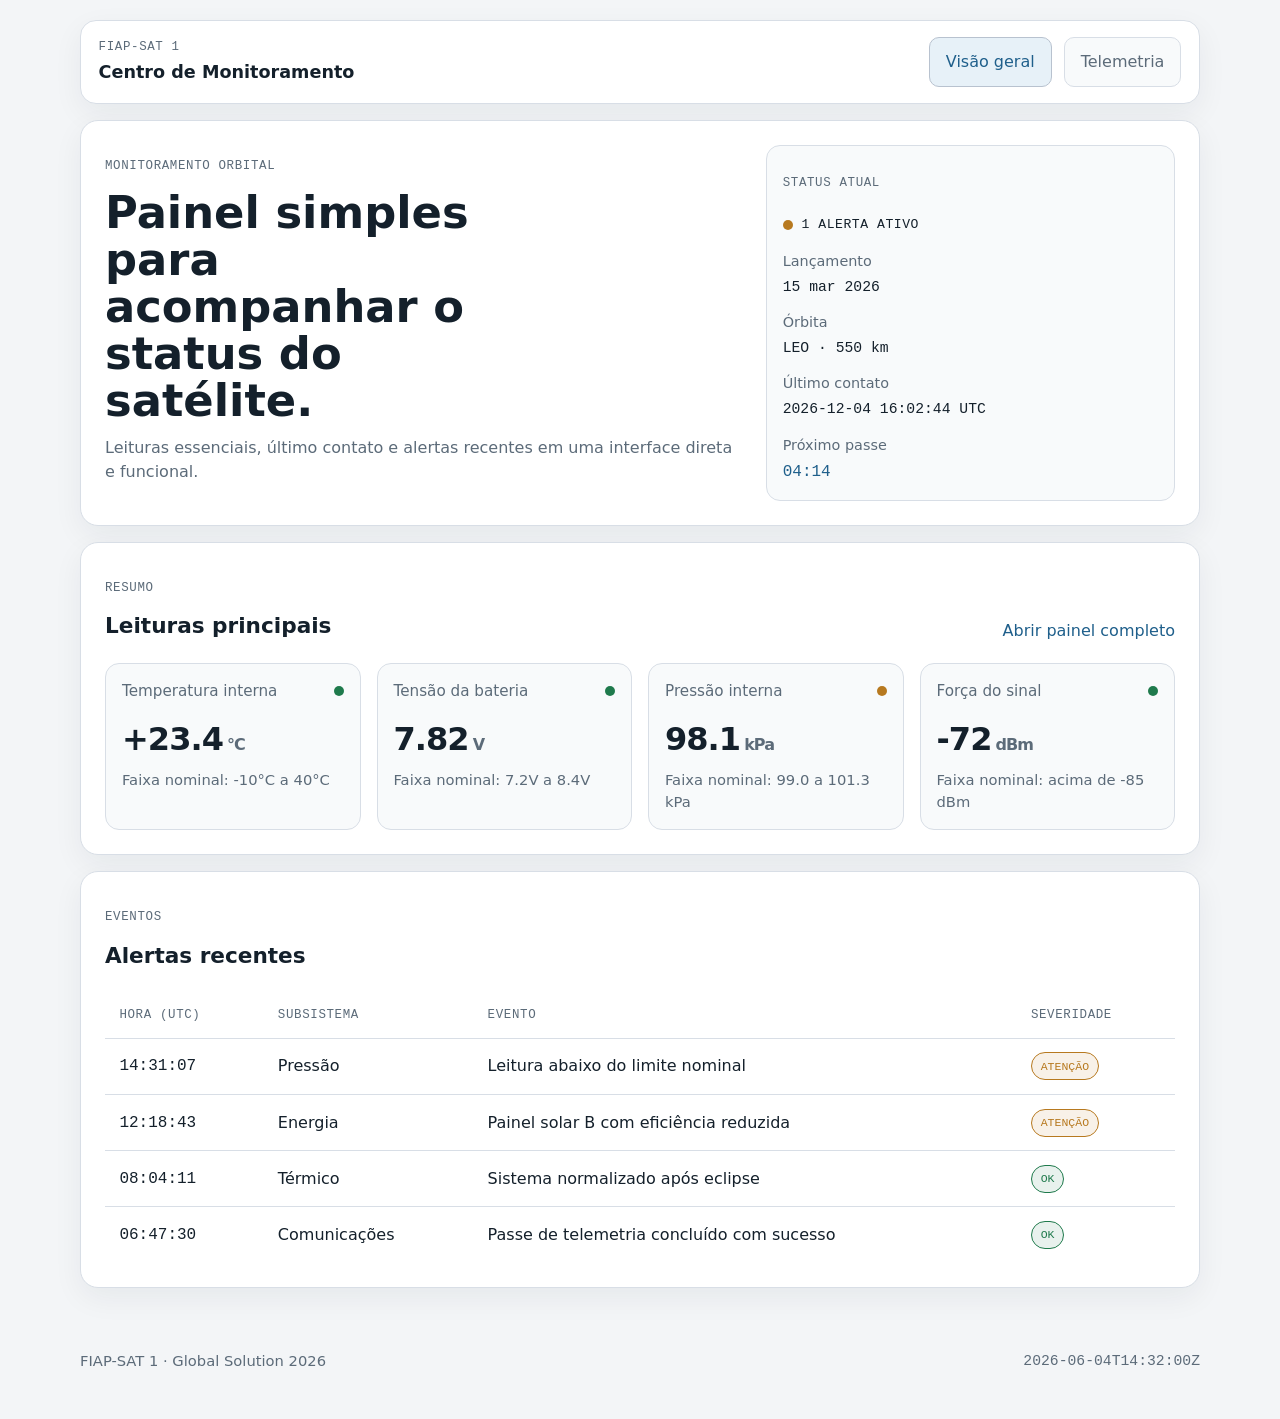
<file: index.html>
<!DOCTYPE html>
<html lang="pt-BR">
<head>
    <meta charset="UTF-8">
    <meta name="viewport" content="width=device-width, initial-scale=1.0">
    <title>FIAP-SAT 1 | Visão Geral</title>
    <link rel="icon" href="data:image/svg+xml,%3Csvg xmlns='http://www.w3.org/2000/svg' viewBox='0 0 32 32'%3E%3Crect width='32' height='32' rx='8' fill='%2314202b'/%3E%3Cpath d='M8 16h16M16 8v16' stroke='%23ffffff' stroke-width='2' stroke-linecap='round'/%3E%3C/svg%3E">
    <link rel="stylesheet" href="css/style.css">
</head>
<body>
    <a class="skip-link" href="#conteudo-principal">Pular para o conteúdo principal</a>
    <header class="site-header">
        <div class="header-inner">
            <div class="header-brand">
                <span class="brand-kicker">FIAP-SAT 1</span>
                <strong>Centro de Monitoramento</strong>
            </div>
            <nav class="site-nav" aria-label="Navegação principal">
                <a href="index.html" class="active">Visão geral</a>
                <a href="dashboard.html">Telemetria</a>
            </nav>
        </div>
    </header>

    <main class="page-shell" id="conteudo-principal">
        <section class="hero-panel" aria-labelledby="titulo-visao-geral">
            <div class="hero-copy">
                <p class="section-kicker">Monitoramento orbital</p>
                <h1 id="titulo-visao-geral">Painel simples para acompanhar o status do satélite.</h1>
                <p class="hero-text">Leituras essenciais, último contato e alertas recentes em uma interface direta e funcional.</p>
            </div>

            <aside class="hero-status">
                <p class="status-label">Status atual</p>
                <div class="mission-status mission-status-box" role="status" aria-live="polite">
                    <span class="dot dot-ok" id="status-dot"></span>
                    <span id="status-text">OPERACIONAL</span>
                </div>
                <dl class="meta-list">
                    <div>
                        <dt>Lançamento</dt>
                        <dd>15 mar 2026</dd>
                    </div>
                    <div>
                        <dt>Órbita</dt>
                        <dd>LEO · 550 km</dd>
                    </div>
                    <div>
                        <dt>Último contato</dt>
                        <dd><time id="last-contact" datetime="2026-06-04T14:32:00Z">2026-06-04 14:32:00 UTC</time></dd>
                    </div>
                    <div>
                        <dt>Próximo passe</dt>
                        <dd><span id="next-pass-countdown" class="countdown-val">--:--</span></dd>
                    </div>
                </dl>
            </aside>
        </section>

        <section class="content-section" aria-labelledby="titulo-leituras-principais">
            <div class="section-heading">
                <div>
                    <p class="section-kicker">Resumo</p>
                    <h2 id="titulo-leituras-principais">Leituras principais</h2>
                </div>
                <a class="text-link" href="dashboard.html">Abrir painel completo</a>
            </div>

            <div class="cards-grid">
                <article class="stat-card">
                    <div class="stat-head">
                        <span>Temperatura interna</span>
                        <span class="dot dot-ok" id="dot-temp"></span>
                    </div>
                    <p class="stat-value"><span id="val-temp">+23.4</span><span class="unit">°C</span></p>
                    <p class="stat-note">Faixa nominal: -10°C a 40°C</p>
                </article>

                <article class="stat-card">
                    <div class="stat-head">
                        <span>Tensão da bateria</span>
                        <span class="dot dot-ok" id="dot-volt"></span>
                    </div>
                    <p class="stat-value"><span id="val-volt">7.82</span><span class="unit">V</span></p>
                    <p class="stat-note">Faixa nominal: 7.2V a 8.4V</p>
                </article>

                <article class="stat-card">
                    <div class="stat-head">
                        <span>Pressão interna</span>
                        <span class="dot dot-warn" id="dot-pres"></span>
                    </div>
                    <p class="stat-value"><span id="val-pres">98.1</span><span class="unit">kPa</span></p>
                    <p class="stat-note">Faixa nominal: 99.0 a 101.3 kPa</p>
                </article>

                <article class="stat-card">
                    <div class="stat-head">
                        <span>Força do sinal</span>
                        <span class="dot dot-ok" id="dot-sig"></span>
                    </div>
                    <p class="stat-value"><span id="val-sig">-72</span><span class="unit">dBm</span></p>
                    <p class="stat-note">Faixa nominal: acima de -85 dBm</p>
                </article>
            </div>
        </section>

        <section class="content-section" aria-labelledby="titulo-alertas-recentes">
            <div class="section-heading">
                <div>
                    <p class="section-kicker">Eventos</p>
                    <h2 id="titulo-alertas-recentes">Alertas recentes</h2>
                </div>
            </div>

            <div class="table-wrap">
                <table>
                    <caption class="sr-only">Tabela com os alertas mais recentes registrados pelo satélite</caption>
                    <thead>
                        <tr>
                            <th>Hora (UTC)</th>
                            <th>Subsistema</th>
                            <th>Evento</th>
                            <th>Severidade</th>
                        </tr>
                    </thead>
                    <tbody>
                        <tr>
                            <td class="mono"><time datetime="2026-06-04T14:31:07Z">14:31:07</time></td>
                            <td>Pressão</td>
                            <td>Leitura abaixo do limite nominal</td>
                            <td><span class="badge badge-warn">Atenção</span></td>
                        </tr>
                        <tr>
                            <td class="mono"><time datetime="2026-06-04T12:18:43Z">12:18:43</time></td>
                            <td>Energia</td>
                            <td>Painel solar B com eficiência reduzida</td>
                            <td><span class="badge badge-warn">Atenção</span></td>
                        </tr>
                        <tr>
                            <td class="mono"><time datetime="2026-06-04T08:04:11Z">08:04:11</time></td>
                            <td>Térmico</td>
                            <td>Sistema normalizado após eclipse</td>
                            <td><span class="badge badge-ok">OK</span></td>
                        </tr>
                        <tr>
                            <td class="mono"><time datetime="2026-06-04T06:47:30Z">06:47:30</time></td>
                            <td>Comunicações</td>
                            <td>Passe de telemetria concluído com sucesso</td>
                            <td><span class="badge badge-ok">OK</span></td>
                        </tr>
                    </tbody>
                </table>
            </div>
        </section>
    </main>

    <footer class="site-footer">
        <p>FIAP-SAT 1 · Global Solution 2026</p>
        <p class="mono"><time datetime="2026-06-04T14:32:00Z">2026-06-04T14:32:00Z</time></p>
    </footer>

    <script src="js/telemetry.js"></script>
</body>
</html>
</file>
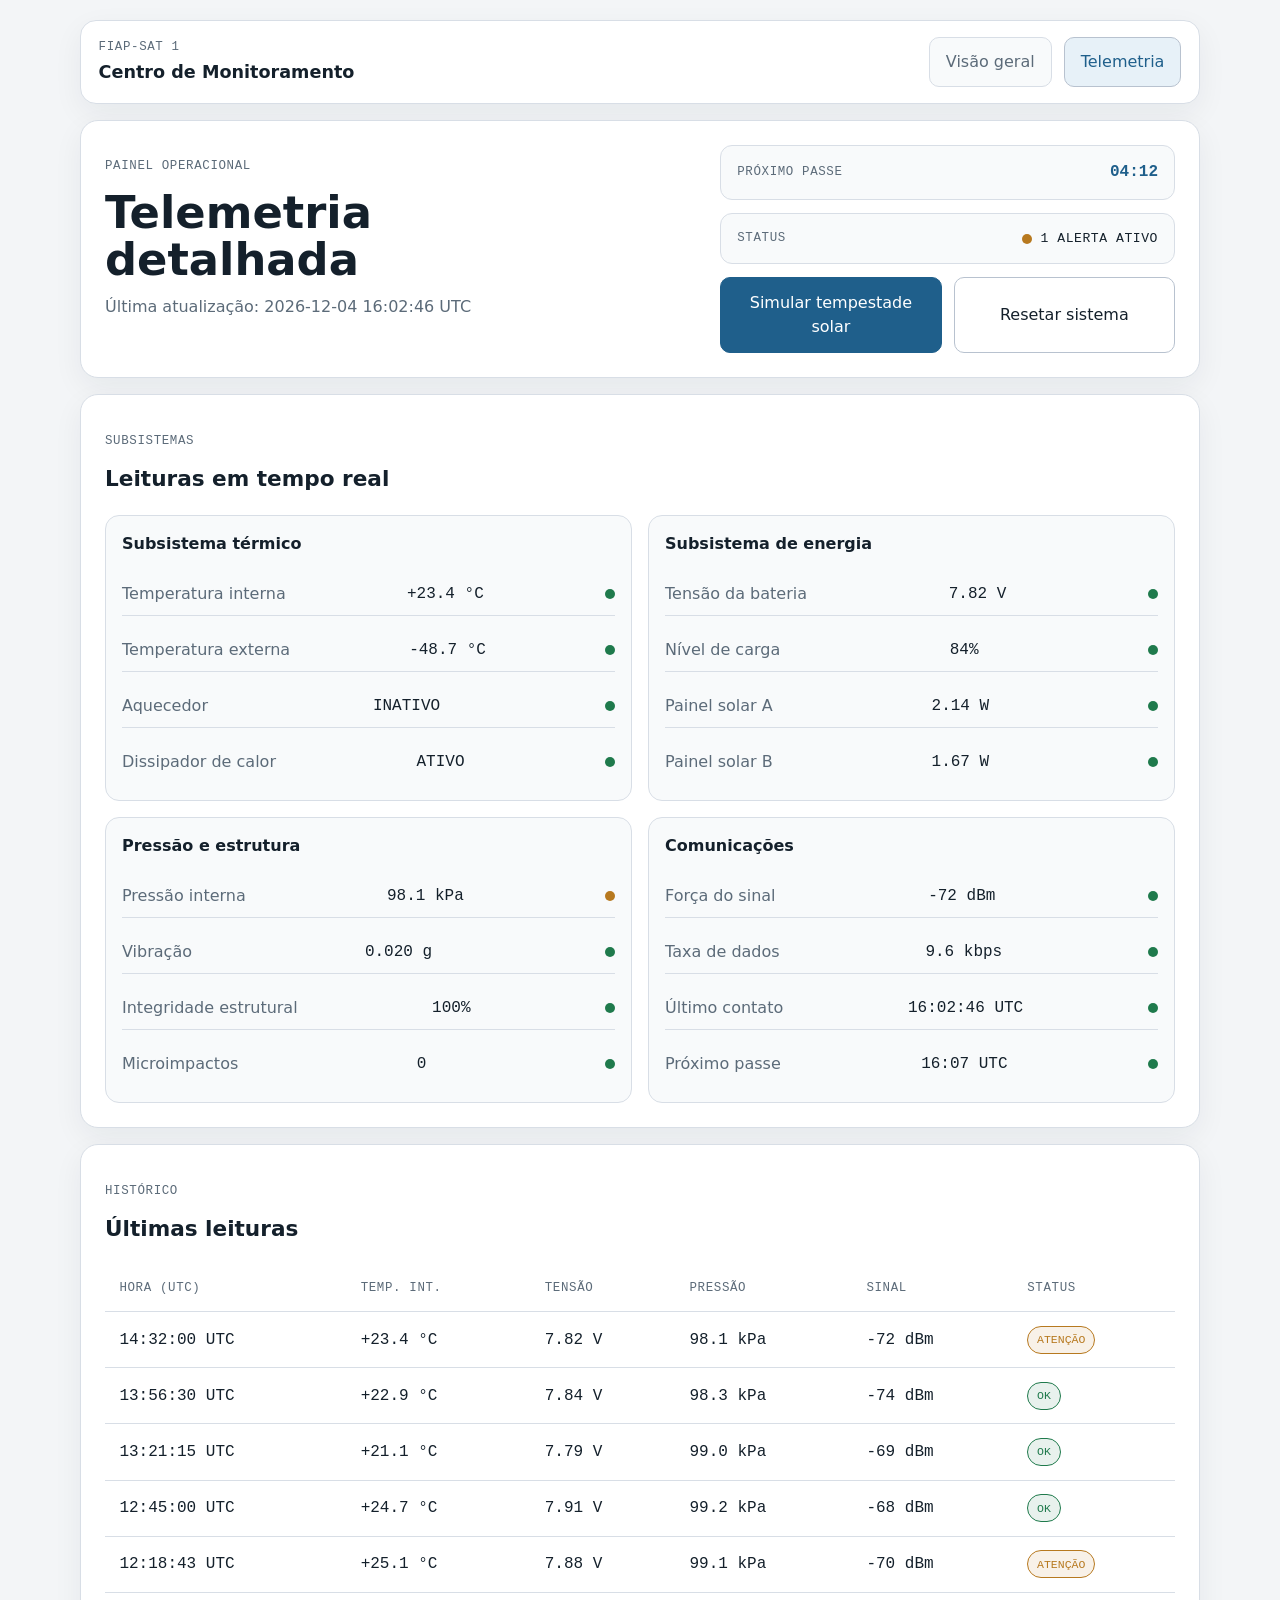
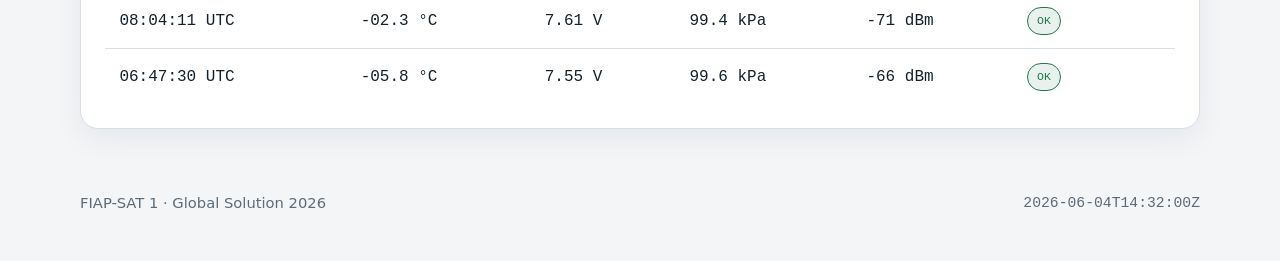
<file: dashboard.html>
<!DOCTYPE html>
<html lang="pt-BR">
<head>
    <meta charset="UTF-8">
    <meta name="viewport" content="width=device-width, initial-scale=1.0">
    <title>FIAP-SAT 1 | Telemetria</title>
    <link rel="icon" href="data:image/svg+xml,%3Csvg xmlns='http://www.w3.org/2000/svg' viewBox='0 0 32 32'%3E%3Crect width='32' height='32' rx='8' fill='%2314202b'/%3E%3Cpath d='M8 16h16M16 8v16' stroke='%23ffffff' stroke-width='2' stroke-linecap='round'/%3E%3C/svg%3E">
    <link rel="stylesheet" href="css/style.css">
</head>
<body>
    <a class="skip-link" href="#conteudo-principal">Pular para o conteúdo principal</a>
    <header class="site-header">
        <div class="header-inner">
            <div class="header-brand">
                <span class="brand-kicker">FIAP-SAT 1</span>
                <strong>Centro de Monitoramento</strong>
            </div>
            <nav class="site-nav" aria-label="Navegação principal">
                <a href="index.html">Visão geral</a>
                <a href="dashboard.html" class="active">Telemetria</a>
            </nav>
        </div>
    </header>

    <main class="page-shell" id="conteudo-principal">
        <section class="dashboard-hero" aria-labelledby="titulo-telemetria">
            <div>
                <p class="section-kicker">Painel operacional</p>
                <h1 id="titulo-telemetria">Telemetria detalhada</h1>
                <p class="hero-text" id="dash-timestamp">Última atualização: 2026-06-04 14:32:00 UTC</p>
            </div>

            <div class="hero-actions">
                <div class="hero-status-inline">
                    <span class="label-inline">Próximo passe</span>
                    <strong id="next-pass-countdown" class="countdown-val">--:--</strong>
                </div>
                <div class="hero-status-inline">
                    <span class="label-inline">Status</span>
                    <div class="mission-status" role="status" aria-live="polite">
                        <span class="dot dot-warn" id="status-dot"></span>
                        <span id="status-text">1 ALERTA ATIVO</span>
                    </div>
                </div>
                <div class="button-row">
                    <button class="btn btn-primary" id="btn-storm">Simular tempestade solar</button>
                    <button class="btn btn-secondary" id="btn-reset">Resetar sistema</button>
                </div>
            </div>
        </section>

        <section class="content-section" aria-labelledby="titulo-subsistemas">
            <div class="section-heading">
                <div>
                    <p class="section-kicker">Subsistemas</p>
                    <h2 id="titulo-subsistemas">Leituras em tempo real</h2>
                </div>
            </div>

            <div class="subsystems-grid">
                <section class="subsystem">
                    <h3>Subsistema térmico</h3>
                    <div class="readings">
                        <article class="reading">
                            <span class="reading-label">Temperatura interna</span>
                            <span class="reading-value" id="rv-temp-int">+23.4 °C</span>
                            <span class="dot dot-ok" id="rd-temp-int"></span>
                        </article>
                        <article class="reading">
                            <span class="reading-label">Temperatura externa</span>
                            <span class="reading-value" id="rv-temp-ext">-48.7 °C</span>
                            <span class="dot dot-ok" id="rd-temp-ext"></span>
                        </article>
                        <article class="reading">
                            <span class="reading-label">Aquecedor</span>
                            <span class="reading-value" id="rv-heater">INATIVO</span>
                            <span class="dot dot-ok" id="rd-heater"></span>
                        </article>
                        <article class="reading">
                            <span class="reading-label">Dissipador de calor</span>
                            <span class="reading-value" id="rv-dissipator">ATIVO</span>
                            <span class="dot dot-ok" id="rd-dissipator"></span>
                        </article>
                    </div>
                </section>

                <section class="subsystem">
                    <h3>Subsistema de energia</h3>
                    <div class="readings">
                        <article class="reading">
                            <span class="reading-label">Tensão da bateria</span>
                            <span class="reading-value" id="rv-voltage">7.82 V</span>
                            <span class="dot dot-ok" id="rd-voltage"></span>
                        </article>
                        <article class="reading">
                            <span class="reading-label">Nível de carga</span>
                            <span class="reading-value" id="rv-charge">84%</span>
                            <span class="dot dot-ok" id="rd-charge"></span>
                        </article>
                        <article class="reading">
                            <span class="reading-label">Painel solar A</span>
                            <span class="reading-value" id="rv-solar-a">2.14 W</span>
                            <span class="dot dot-ok" id="rd-solar-a"></span>
                        </article>
                        <article class="reading">
                            <span class="reading-label">Painel solar B</span>
                            <span class="reading-value" id="rv-solar-b">1.67 W</span>
                            <span class="dot dot-warn" id="rd-solar-b"></span>
                        </article>
                    </div>
                </section>

                <section class="subsystem">
                    <h3>Pressão e estrutura</h3>
                    <div class="readings">
                        <article class="reading">
                            <span class="reading-label">Pressão interna</span>
                            <span class="reading-value" id="rv-pressure">98.1 kPa</span>
                            <span class="dot dot-warn" id="rd-pressure"></span>
                        </article>
                        <article class="reading">
                            <span class="reading-label">Vibração</span>
                            <span class="reading-value" id="rv-vibration">0.020 g</span>
                            <span class="dot dot-ok" id="rd-vibration"></span>
                        </article>
                        <article class="reading">
                            <span class="reading-label">Integridade estrutural</span>
                            <span class="reading-value" id="rv-integrity">100%</span>
                            <span class="dot dot-ok" id="rd-integrity"></span>
                        </article>
                        <article class="reading">
                            <span class="reading-label">Microimpactos</span>
                            <span class="reading-value" id="rv-microimpacts">0</span>
                            <span class="dot dot-ok" id="rd-microimpacts"></span>
                        </article>
                    </div>
                </section>

                <section class="subsystem">
                    <h3>Comunicações</h3>
                    <div class="readings">
                        <article class="reading">
                            <span class="reading-label">Força do sinal</span>
                            <span class="reading-value" id="rv-signal">-72 dBm</span>
                            <span class="dot dot-ok" id="rd-signal"></span>
                        </article>
                        <article class="reading">
                            <span class="reading-label">Taxa de dados</span>
                            <span class="reading-value" id="rv-datarate">9.6 kbps</span>
                            <span class="dot dot-ok" id="rd-datarate"></span>
                        </article>
                        <article class="reading">
                            <span class="reading-label">Último contato</span>
                            <span class="reading-value" id="rv-last-contact">14:32:00 UTC</span>
                            <span class="dot dot-ok" id="rd-last-contact"></span>
                        </article>
                        <article class="reading">
                            <span class="reading-label">Próximo passe</span>
                            <span class="reading-value" id="rv-next-pass">16:07 UTC</span>
                            <span class="dot dot-ok" id="rd-next-pass"></span>
                        </article>
                    </div>
                </section>
            </div>
        </section>

        <section class="content-section" aria-labelledby="titulo-historico">
            <div class="section-heading">
                <div>
                    <p class="section-kicker">Histórico</p>
                    <h2 id="titulo-historico">Últimas leituras</h2>
                </div>
            </div>

            <div class="table-wrap">
                <table>
                    <caption class="sr-only">Histórico das leituras recentes de telemetria do FIAP-SAT 1</caption>
                    <thead>
                        <tr>
                            <th>Hora (UTC)</th>
                            <th>Temp. Int.</th>
                            <th>Tensão</th>
                            <th>Pressão</th>
                            <th>Sinal</th>
                            <th>Status</th>
                        </tr>
                    </thead>
                    <tbody id="tlog-tbody">
                        <tr>
                            <td class="mono"><time datetime="2026-06-04T14:32:00Z">14:32:00 UTC</time></td>
                            <td class="mono">+23.4 °C</td>
                            <td class="mono">7.82 V</td>
                            <td class="mono">98.1 kPa</td>
                            <td class="mono">-72 dBm</td>
                            <td><span class="badge badge-warn">Atenção</span></td>
                        </tr>
                        <tr>
                            <td class="mono"><time datetime="2026-06-04T13:56:30Z">13:56:30 UTC</time></td>
                            <td class="mono">+22.9 °C</td>
                            <td class="mono">7.84 V</td>
                            <td class="mono">98.3 kPa</td>
                            <td class="mono">-74 dBm</td>
                            <td><span class="badge badge-ok">OK</span></td>
                        </tr>
                        <tr>
                            <td class="mono"><time datetime="2026-06-04T13:21:15Z">13:21:15 UTC</time></td>
                            <td class="mono">+21.1 °C</td>
                            <td class="mono">7.79 V</td>
                            <td class="mono">99.0 kPa</td>
                            <td class="mono">-69 dBm</td>
                            <td><span class="badge badge-ok">OK</span></td>
                        </tr>
                        <tr>
                            <td class="mono"><time datetime="2026-06-04T12:45:00Z">12:45:00 UTC</time></td>
                            <td class="mono">+24.7 °C</td>
                            <td class="mono">7.91 V</td>
                            <td class="mono">99.2 kPa</td>
                            <td class="mono">-68 dBm</td>
                            <td><span class="badge badge-ok">OK</span></td>
                        </tr>
                        <tr>
                            <td class="mono"><time datetime="2026-06-04T12:18:43Z">12:18:43 UTC</time></td>
                            <td class="mono">+25.1 °C</td>
                            <td class="mono">7.88 V</td>
                            <td class="mono">99.1 kPa</td>
                            <td class="mono">-70 dBm</td>
                            <td><span class="badge badge-warn">Atenção</span></td>
                        </tr>
                        <tr>
                            <td class="mono"><time datetime="2026-06-04T08:04:11Z">08:04:11 UTC</time></td>
                            <td class="mono">-02.3 °C</td>
                            <td class="mono">7.61 V</td>
                            <td class="mono">99.4 kPa</td>
                            <td class="mono">-71 dBm</td>
                            <td><span class="badge badge-ok">OK</span></td>
                        </tr>
                        <tr>
                            <td class="mono"><time datetime="2026-06-04T06:47:30Z">06:47:30 UTC</time></td>
                            <td class="mono">-05.8 °C</td>
                            <td class="mono">7.55 V</td>
                            <td class="mono">99.6 kPa</td>
                            <td class="mono">-66 dBm</td>
                            <td><span class="badge badge-ok">OK</span></td>
                        </tr>
                    </tbody>
                </table>
            </div>
        </section>
    </main>

    <footer class="site-footer">
        <p>FIAP-SAT 1 · Global Solution 2026</p>
        <p class="mono"><time datetime="2026-06-04T14:32:00Z">2026-06-04T14:32:00Z</time></p>
    </footer>

    <script src="js/telemetry.js"></script>
</body>
</html>
</file>
<file: css/style.css>
:root {
    --bg: #f3f5f7;
    --surface: #ffffff;
    --surface-alt: #f8fafb;
    --border: #d8dee6;
    --border-strong: #b8c2cf;
    --text: #14202b;
    --text-muted: #5c6b79;
    --accent: #1f5f8b;
    --accent-soft: #e7f1f8;
    --ok: #1f7a4c;
    --warn: #b7791f;
    --crit: #b42318;
    --shadow: 0 10px 30px rgba(20, 32, 43, 0.06);
    --font-ui: system-ui, -apple-system, BlinkMacSystemFont, "Segoe UI", sans-serif;
    --font-mono: "SFMono-Regular", Consolas, "Liberation Mono", Menlo, monospace;
}

@media (prefers-color-scheme: dark) {
    :root {
        --bg: #0f1419;
        --surface: #161d24;
        --surface-alt: #111920;
        --border: #273341;
        --border-strong: #39506a;
        --text: #edf2f7;
        --text-muted: #9cafc1;
        --accent: #7db2d9;
        --accent-soft: rgba(125, 178, 217, 0.12);
        --ok: #56c288;
        --warn: #e7b15a;
        --crit: #f97066;
        --shadow: none;
    }
}

*,
*::before,
*::after {
    box-sizing: border-box;
}

html {
    color-scheme: light dark;
}

body {
    margin: 0;
    min-height: 100vh;
    background: var(--bg);
    color: var(--text);
    font-family: var(--font-ui);
    font-size: 16px;
    line-height: 1.5;
}

.skip-link {
    position: absolute;
    left: 1rem;
    top: -3rem;
    z-index: 1000;
    padding: 0.75rem 1rem;
    border-radius: 10px;
    background: var(--text);
    color: var(--surface);
    text-decoration: none;
}

.skip-link:focus {
    top: 1rem;
}

a,
button,
input,
select,
textarea {
    font: inherit;
}

a {
    color: inherit;
}

a:focus-visible,
button:focus-visible {
    outline: 3px solid var(--accent);
    outline-offset: 3px;
}

.site-header,
.page-shell,
.site-footer {
    width: min(1120px, calc(100% - 2rem));
    margin: 0 auto;
}

.site-header {
    padding: 1.25rem 0 0;
}

.header-inner {
    display: flex;
    flex-direction: column;
    gap: 1rem;
    padding: 1rem 1.1rem;
    background: var(--surface);
    border: 1px solid var(--border);
    border-radius: 16px;
    box-shadow: var(--shadow);
}

.header-brand {
    display: flex;
    flex-direction: column;
    gap: 0.15rem;
}

.brand-kicker,
.section-kicker,
.status-label,
.label-inline {
    font-family: var(--font-mono);
    font-size: 0.78rem;
    color: var(--text-muted);
    text-transform: uppercase;
    letter-spacing: 0.05em;
}

.header-brand strong {
    font-size: 1.1rem;
    font-weight: 600;
}

.site-nav {
    display: grid;
    grid-template-columns: repeat(2, minmax(0, 1fr));
    gap: 0.75rem;
}

.site-nav a {
    display: inline-flex;
    align-items: center;
    justify-content: center;
    min-height: 44px;
    padding: 0.75rem 1rem;
    border: 1px solid var(--border);
    border-radius: 10px;
    text-decoration: none;
    color: var(--text-muted);
    background: var(--surface-alt);
}

.site-nav a.active {
    color: var(--accent);
    border-color: var(--border-strong);
    background: var(--accent-soft);
}

.page-shell {
    padding: 1rem 0 2rem;
}

.hero-panel,
.dashboard-hero,
.content-section {
    background: var(--surface);
    border: 1px solid var(--border);
    border-radius: 18px;
    box-shadow: var(--shadow);
}

.hero-panel,
.dashboard-hero {
    display: grid;
    gap: 1.5rem;
    padding: 1.5rem;
    margin-bottom: 1rem;
}

.hero-copy h1,
.dashboard-hero h1 {
    margin: 0.4rem 0 0.75rem;
    font-size: clamp(1.8rem, 4vw, 2.8rem);
    line-height: 1.05;
    max-width: 12ch;
}

.hero-text {
    margin: 0;
    color: var(--text-muted);
    max-width: 64ch;
}

.hero-status {
    padding: 1rem;
    border: 1px solid var(--border);
    border-radius: 14px;
    background: var(--surface-alt);
}

.mission-status {
    display: inline-flex;
    align-items: center;
    gap: 0.55rem;
    font-family: var(--font-mono);
    font-size: 0.82rem;
    letter-spacing: 0.04em;
}

.mission-status-box {
    margin: 0.6rem 0 1rem;
}

.meta-list {
    display: grid;
    gap: 0.9rem;
    margin: 0;
}

.meta-list div {
    display: grid;
    gap: 0.2rem;
}

.meta-list dt {
    font-size: 0.9rem;
    color: var(--text-muted);
}

.meta-list dd {
    margin: 0;
    font-family: var(--font-mono);
    font-size: 0.92rem;
}

.content-section {
    padding: 1.5rem;
    margin-bottom: 1rem;
}

.section-heading {
    display: flex;
    flex-direction: column;
    gap: 0.75rem;
    margin-bottom: 1.25rem;
}

.section-heading h2 {
    margin: 0.25rem 0 0;
    font-size: 1.35rem;
}

.text-link {
    color: var(--accent);
    text-decoration: none;
}

.cards-grid,
.subsystems-grid {
    display: grid;
    gap: 1rem;
}

.stat-card,
.subsystem {
    border: 1px solid var(--border);
    border-radius: 14px;
    background: var(--surface-alt);
    padding: 1rem;
}

.stat-head,
.reading {
    display: flex;
    align-items: center;
    justify-content: space-between;
    gap: 0.75rem;
}

.stat-head {
    color: var(--text-muted);
    font-size: 0.95rem;
}

.stat-value {
    margin: 0.8rem 0 0.35rem;
    font-size: 2rem;
    font-weight: 700;
    letter-spacing: -0.03em;
}

.unit {
    margin-left: 0.25rem;
    font-size: 1rem;
    color: var(--text-muted);
}

.stat-note {
    margin: 0;
    color: var(--text-muted);
    font-size: 0.92rem;
}

.subsystem h3 {
    margin: 0 0 1rem;
    font-size: 1rem;
}

.readings {
    display: grid;
    gap: 0.75rem;
}

.reading {
    min-height: 44px;
    padding-top: 0.15rem;
    padding-bottom: 0.15rem;
    border-bottom: 1px solid var(--border);
}

.reading:last-child {
    border-bottom: 0;
}

.reading-label {
    color: var(--text-muted);
}

.reading-value,
.mono {
    font-family: var(--font-mono);
}

.reading-value {
    text-align: right;
}

.table-wrap {
    overflow-x: auto;
}

.sr-only {
    position: absolute;
    width: 1px;
    height: 1px;
    padding: 0;
    margin: -1px;
    overflow: hidden;
    clip: rect(0, 0, 0, 0);
    white-space: nowrap;
    border: 0;
}

table {
    width: 100%;
    border-collapse: collapse;
    min-width: 640px;
}

th,
td {
    padding: 0.85rem 0.9rem;
    text-align: left;
    border-bottom: 1px solid var(--border);
}

th {
    font-family: var(--font-mono);
    font-size: 0.78rem;
    text-transform: uppercase;
    letter-spacing: 0.05em;
    color: var(--text-muted);
    font-weight: 500;
}

tbody tr:last-child td {
    border-bottom: 0;
}

.badge {
    display: inline-flex;
    align-items: center;
    justify-content: center;
    min-height: 28px;
    padding: 0.2rem 0.55rem;
    border-radius: 999px;
    border: 1px solid currentColor;
    font-family: var(--font-mono);
    font-size: 0.72rem;
    text-transform: uppercase;
}

.badge-ok {
    color: var(--ok);
    background: color-mix(in srgb, var(--ok) 10%, transparent);
}

.badge-warn {
    color: var(--warn);
    background: color-mix(in srgb, var(--warn) 10%, transparent);
}

.badge-crit {
    color: var(--crit);
    background: color-mix(in srgb, var(--crit) 10%, transparent);
}

.dot {
    width: 10px;
    height: 10px;
    border-radius: 999px;
    flex-shrink: 0;
    display: inline-block;
}

.dot-ok {
    background: var(--ok);
}

.dot-warn {
    background: var(--warn);
}

.dot-crit {
    background: var(--crit);
}

.hero-actions {
    display: grid;
    gap: 0.85rem;
}

.hero-status-inline {
    display: flex;
    align-items: center;
    justify-content: space-between;
    gap: 1rem;
    padding: 0.9rem 1rem;
    border: 1px solid var(--border);
    border-radius: 12px;
    background: var(--surface-alt);
}

.countdown-val {
    font-family: var(--font-mono);
    font-size: 1rem;
    color: var(--accent);
}

.button-row {
    display: grid;
    gap: 0.75rem;
}

.btn {
    min-height: 44px;
    padding: 0.8rem 1rem;
    border-radius: 10px;
    border: 1px solid var(--border-strong);
    cursor: pointer;
}

.btn:disabled {
    opacity: 0.5;
    cursor: not-allowed;
}

.btn-primary {
    color: #fff;
    background: var(--accent);
    border-color: var(--accent);
}

.btn-secondary {
    color: var(--text);
    background: transparent;
}

.site-footer {
    display: flex;
    flex-direction: column;
    gap: 0.3rem;
    padding: 0 0 2rem;
    color: var(--text-muted);
    font-size: 0.92rem;
}

@media (min-width: 720px) {
    .header-inner {
        flex-direction: row;
        align-items: center;
        justify-content: space-between;
    }

    .site-nav {
        display: flex;
    }

    .hero-panel {
        grid-template-columns: minmax(0, 1.4fr) minmax(280px, 0.9fr);
        align-items: start;
    }

    .dashboard-hero {
        grid-template-columns: minmax(0, 1.3fr) minmax(320px, 1fr);
        align-items: start;
    }

    .section-heading {
        flex-direction: row;
        align-items: end;
        justify-content: space-between;
    }

    .cards-grid {
        grid-template-columns: repeat(2, minmax(0, 1fr));
    }

    .subsystems-grid {
        grid-template-columns: repeat(2, minmax(0, 1fr));
    }

    .button-row {
        grid-template-columns: repeat(2, minmax(0, 1fr));
    }

    .site-footer {
        flex-direction: row;
        justify-content: space-between;
    }
}

@media (min-width: 1024px) {
    .cards-grid {
        grid-template-columns: repeat(4, minmax(0, 1fr));
    }
}

@media (prefers-reduced-motion: reduce) {
    *,
    *::before,
    *::after {
        scroll-behavior: auto;
        transition: none !important;
        animation: none !important;
    }
}
</file>
